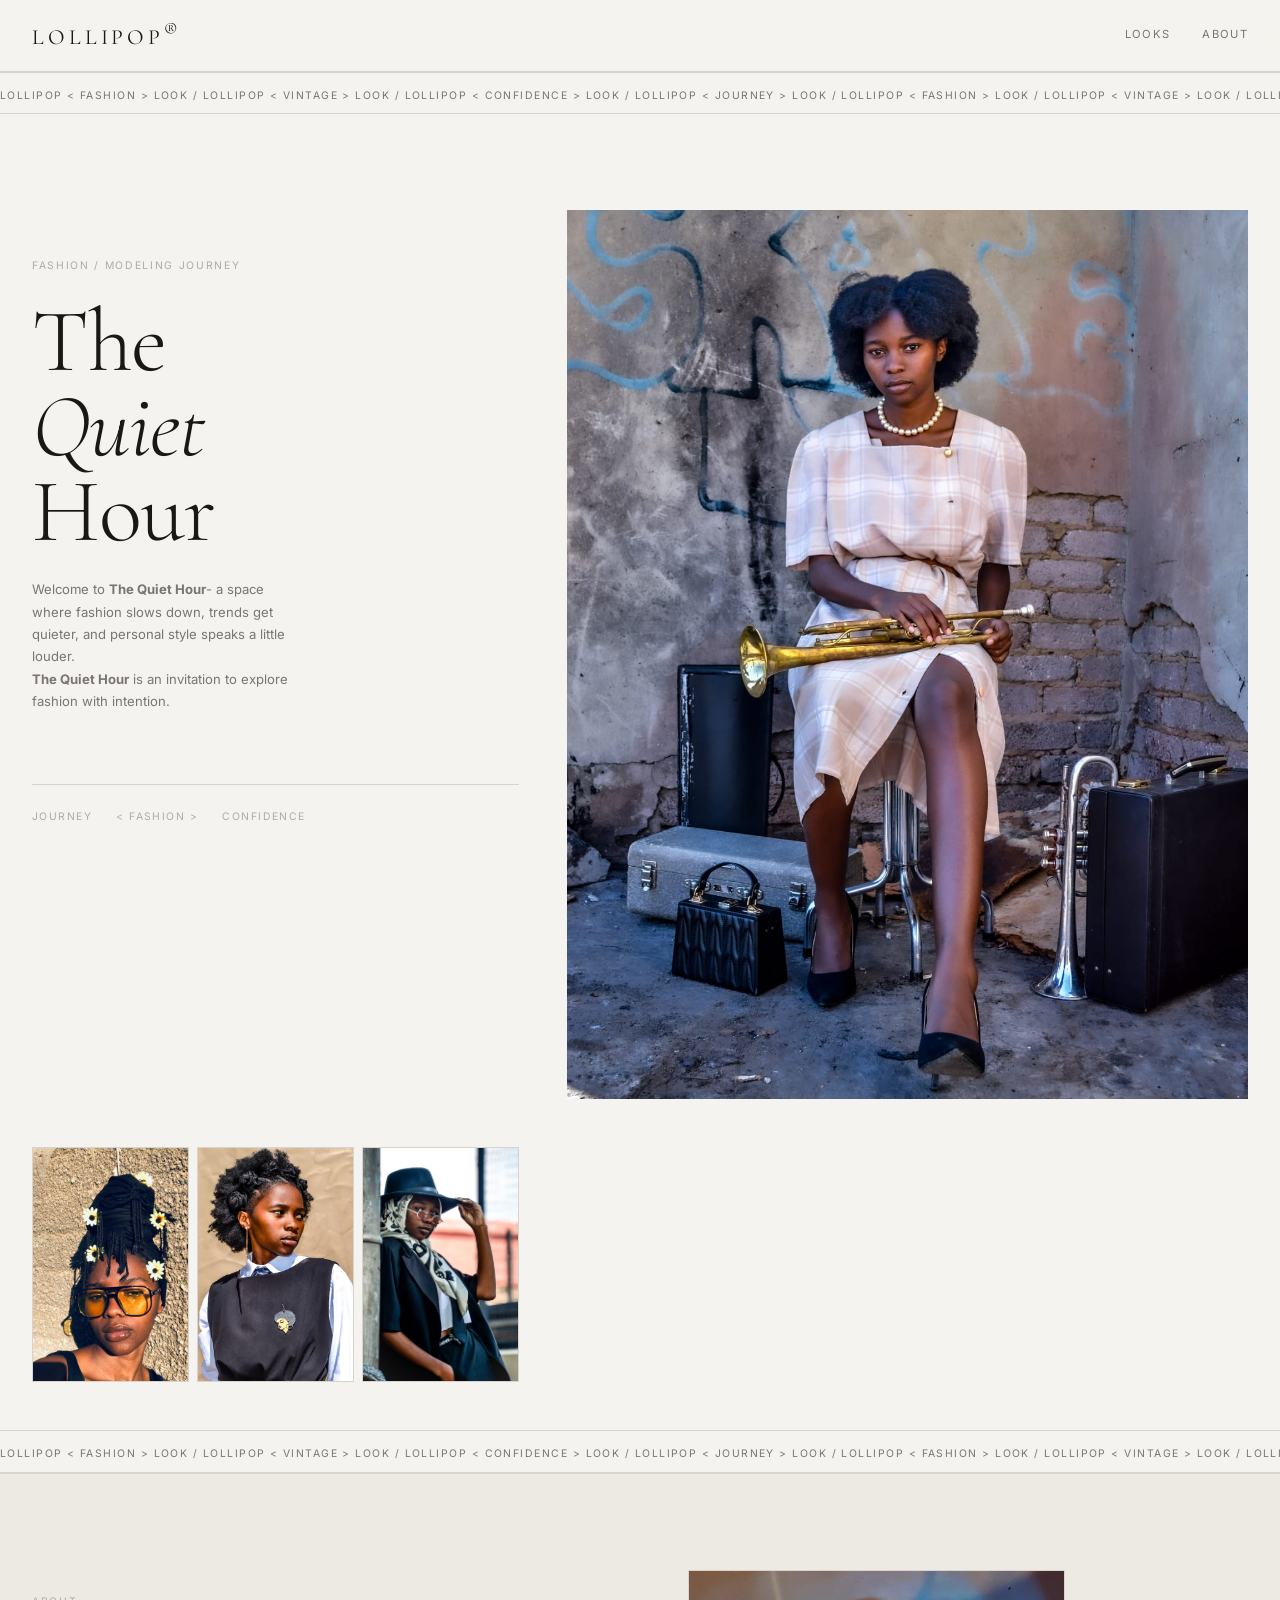
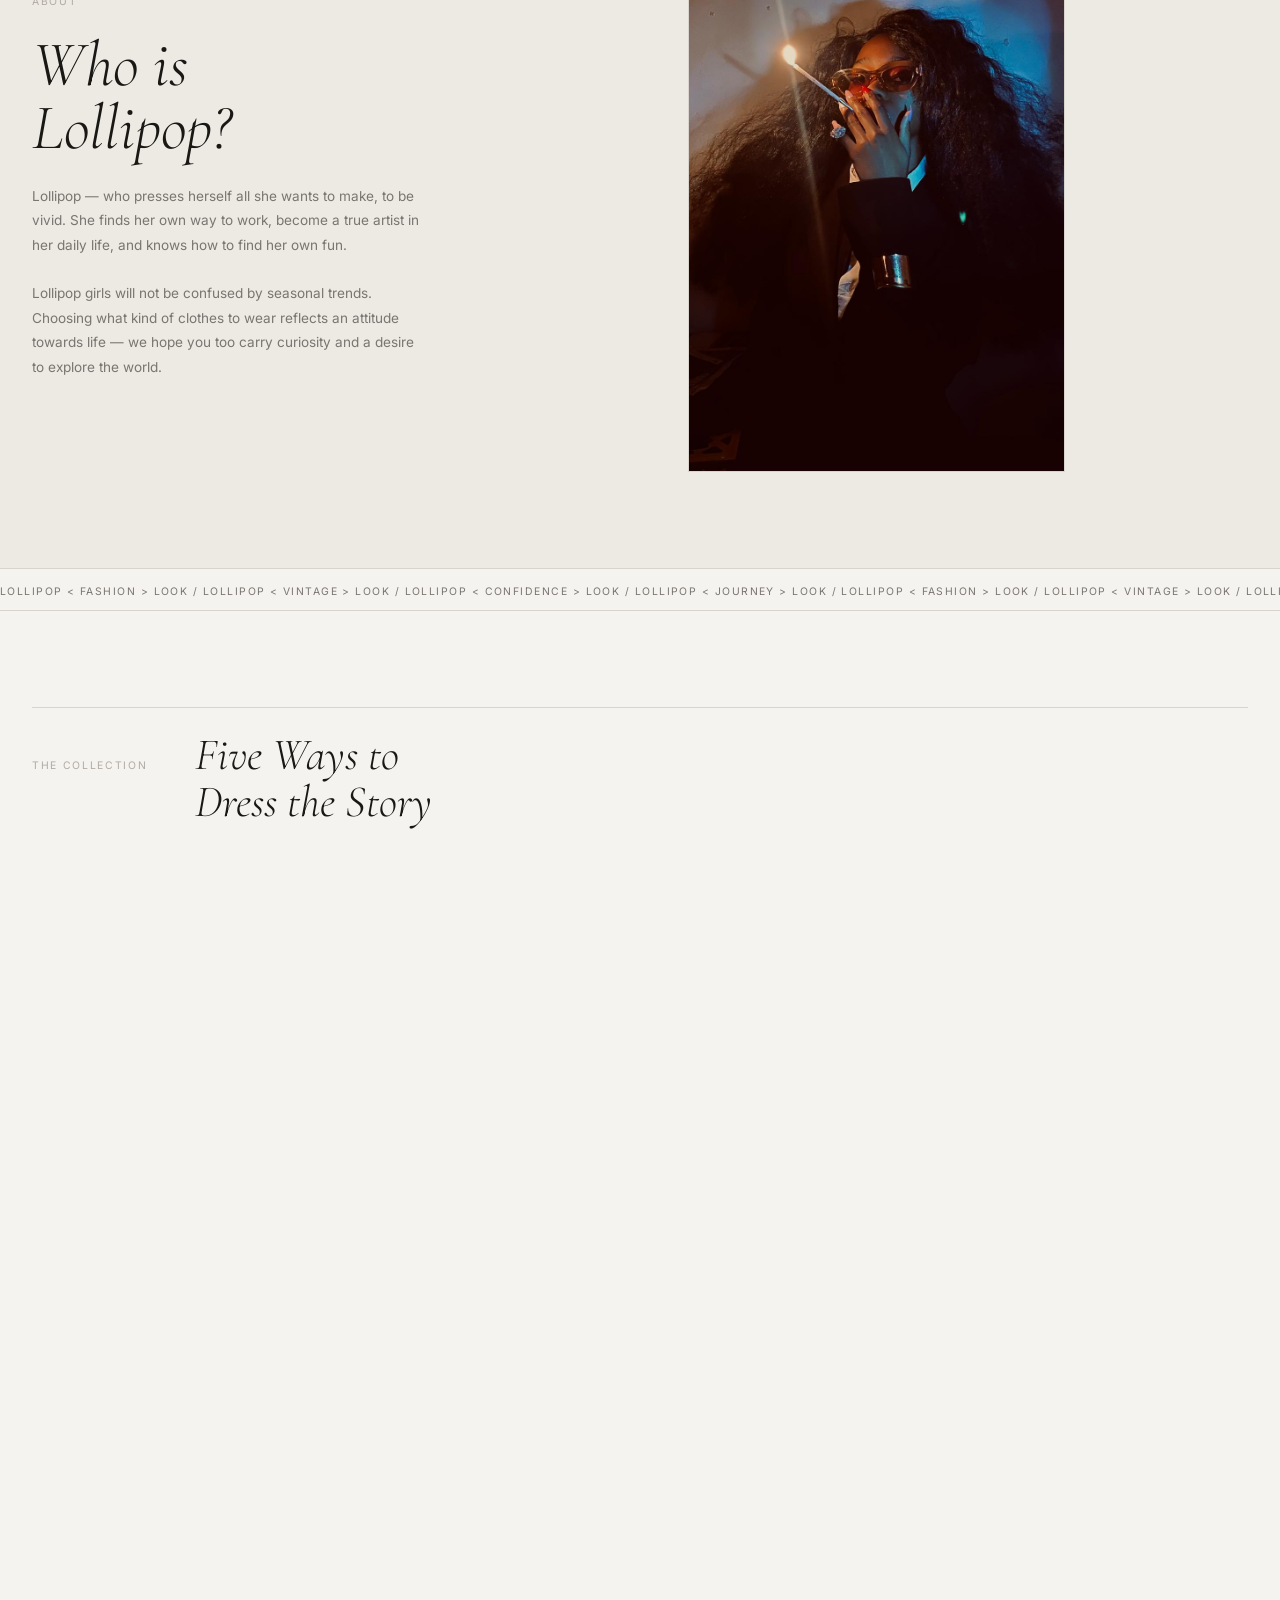
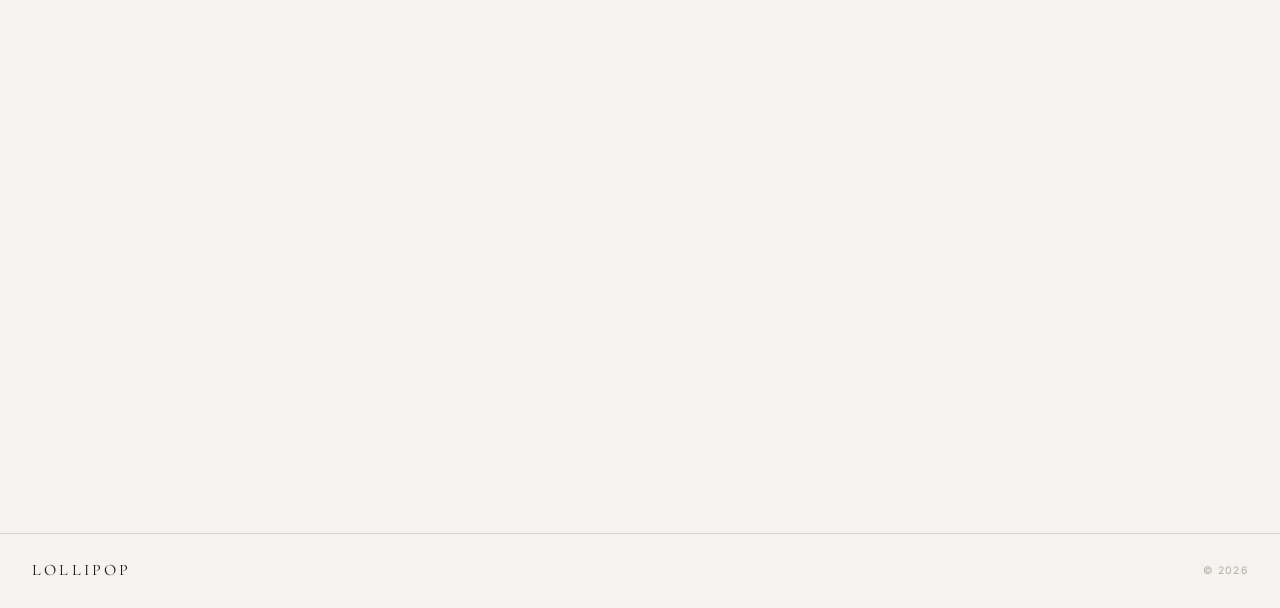
<file: index.html>
<!DOCTYPE html>
<html lang="en">
<head>
  <meta charset="UTF-8">
  <meta name="viewport" content="width=device-width, initial-scale=1.0">
  <title>Lollipop's Lookbook</title>
  <link rel="preconnect" href="https://fonts.googleapis.com">
  <link href="https://fonts.googleapis.com/css2?family=Cormorant+Garamond:ital,wght@0,300;0,400;0,600;1,300;1,400;1,600&family=Inter:wght@300;400;500&family=EB+Garamond:ital,wght@0,400;1,400&display=swap" rel="stylesheet">
  <link rel="stylesheet" href="./styles.css">
  <link rel="icon" type="image/x-icon" href="./assets/favicon.png">
</head>
<body>

  <!-- ───────────── HEADER ───────────── -->
  <header class="site-header">
    <div class="header-inner">
      <!--span class="film-logo">LOLLIPOP<sup>&reg;</sup></span-->
      <a href="#" class="logo">LOLLIPOP<sup>&reg;</sup></a>
      <nav class="site-nav">
        <a href="#looks">Looks</a>
        <a href="#about">About</a>
      </nav>
    </div>
  </header>

  <!-- ───────────── TICKER ───────────── -->
  <div class="ticker-wrap" aria-hidden="true">
    <div class="ticker-track">
      <span>LOLLIPOP &lt; FASHION &gt; LOOK /&nbsp;</span>
      <span>LOLLIPOP &lt; VINTAGE &gt; LOOK /&nbsp;</span>
      <span>LOLLIPOP &lt; CONFIDENCE &gt; LOOK /&nbsp;</span>
      <span>LOLLIPOP &lt; JOURNEY &gt; LOOK /&nbsp;</span>
      <span>LOLLIPOP &lt; FASHION &gt; LOOK /&nbsp;</span>
      <span>LOLLIPOP &lt; VINTAGE &gt; LOOK /&nbsp;</span>
      <span>LOLLIPOP &lt; CONFIDENCE &gt; LOOK /&nbsp;</span>
      <span>LOLLIPOP &lt; JOURNEY &gt; LOOK /&nbsp;</span>
      <span>LOLLIPOP &lt; FASHION &gt; LOOK /&nbsp;</span>
    </div>
  </div>

  <!-- ───────────── HERO ───────────── -->
  <section class="hero">
    <div class="hero-left">
      <p class="hero-eyebrow">Fashion / Modeling Journey</p>
      <h1 class="hero-title">The<br><em>Quiet</em><br>Hour</h1>
      <p class="hero-copy">
        Welcome to <strong>The Quiet Hour</strong>- a space where fashion slows down, trends get quieter, and personal style speaks a little louder. 
        <br>
        <strong>The Quiet Hour</strong> is an invitation to explore fashion with intention.
      </p>
      <div class="hero-meta-row">
        <span>JOURNEY</span>
        <span>&lt; FASHION &gt;</span>
        <span>CONFIDENCE</span>
      </div>
    </div>
    <div class="hero-right">
      <img src="./assets/HERO.jpg" alt="Hero photo of Lollipop" class="hero-img">
      </div>
      <!-- Smaller thumbnail strip -->
      <div class="hero-thumbs">
        <div class="hero-thumb img-placeholder"><img src="./assets/look1.jpg" alt="Look 1" class="img-responsive"></div>
        <div class="hero-thumb img-placeholder"><img src="./assets/look2.jpg" alt="Look 2" class="img-responsive"></div>
        <div class="hero-thumb img-placeholder"><img src="./assets/look3.jpg" alt="Look 3" class="img-responsive"></div>
      </div>
    </div>
  </section>

    <!-- ───────────── SECOND TICKER ───────────── -->
  <div class="ticker-wrap" aria-hidden="true">
    <div class="ticker-track">
      <span>LOLLIPOP &lt; FASHION &gt; LOOK /&nbsp;</span>
      <span>LOLLIPOP &lt; VINTAGE &gt; LOOK /&nbsp;</span>
      <span>LOLLIPOP &lt; CONFIDENCE &gt; LOOK /&nbsp;</span>
      <span>LOLLIPOP &lt; JOURNEY &gt; LOOK /&nbsp;</span>
      <span>LOLLIPOP &lt; FASHION &gt; LOOK /&nbsp;</span>
      <span>LOLLIPOP &lt; VINTAGE &gt; LOOK /&nbsp;</span>
      <span>LOLLIPOP &lt; CONFIDENCE &gt; LOOK /&nbsp;</span>
      <span>LOLLIPOP &lt; JOURNEY &gt; LOOK /&nbsp;</span>
      <span>LOLLIPOP &lt; FASHION &gt; LOOK /&nbsp;</span>
    </div>
  </div>

    <!-- ───────────── ABOUT ───────────── -->
  <section class="about-section" id="about">
    <div class="about-inner">
      <div class="about-text">
        <p class="section-label">About</p>
        <h2 class="about-title"><em>Who is<br>Lollipop?</em></h2>
        <p class="about-body">
          Lollipop — who presses herself all she wants to make, 
          to be vivid. She finds her own way to work, become 
          a true artist in her daily life, and knows how to find her own fun.
        </p>
        <p class="about-body">
          Lollipop girls will not be confused by seasonal trends. 
          Choosing what kind of clothes to wear reflects an attitude 
          towards life — we hope you too carry curiosity and a 
          desire to explore the world.
        </p>
      </div>
      <div class="about-img-stack">
        <div class="about-img-large img-placeholder">
          <img src="./assets/editorial.jpg" alt="Editorial photo of Lollipop" class="img-responsive">
          <span class="img-hint">Editorial photo</span>
        </div>
        <div class="about-img-small img-placeholder">
          <img src="./assets/detail.jpg" alt="Detail shot of Lollipop's outfit" class="img-responsive">
          <span class="img-hint">Detail shot</span>
        </div>
      </div>
    </div>
  </section>

    <!-- ───────────── THIRD TICKER ───────────── -->
  <div class="ticker-wrap" aria-hidden="true">
    <div class="ticker-track">
      <span>LOLLIPOP &lt; FASHION &gt; LOOK /&nbsp;</span>
      <span>LOLLIPOP &lt; VINTAGE &gt; LOOK /&nbsp;</span>
      <span>LOLLIPOP &lt; CONFIDENCE &gt; LOOK /&nbsp;</span>
      <span>LOLLIPOP &lt; JOURNEY &gt; LOOK /&nbsp;</span>
      <span>LOLLIPOP &lt; FASHION &gt; LOOK /&nbsp;</span>
      <span>LOLLIPOP &lt; VINTAGE &gt; LOOK /&nbsp;</span>
      <span>LOLLIPOP &lt; CONFIDENCE &gt; LOOK /&nbsp;</span>
      <span>LOLLIPOP &lt; JOURNEY &gt; LOOK /&nbsp;</span>
      <span>LOLLIPOP &lt; FASHION &gt; LOOK /&nbsp;</span>
    </div>
  </div>

  <!-- ───────────── SCATTERED LOOKS ───────────── -->
  <section class="looks-section" id="looks">

    <div class="looks-header">
      <p class="section-label">The Collection</p>
      <h2 class="section-title"><em>Five Ways to<br>Dress the Story</em></h2>
    </div>

    <!-- Scattered outfit grid -->
    <div class="scatter-grid">

      <article class="look-item look-1" data-num="1">
         <a href="./vintage.html" class="look-link">
        <div class="look-img img-placeholder">
          <img src="./assets/vintage.jpg" alt="Look 1" class="img-responsive">
          <span class="img-hint">Vintage look photo</span>
          <span class="look-overlay">Vintage</span>
        </div>
        <div class="look-caption">
          <span class="look-number">(1)</span>
          <span class="look-name">Vintage</span>
        </div>
      </a>
      </article>

      <article class="look-item look-2" data-num="2">
        <a href="./casual.html" class="look-link">
        <div class="look-img img-placeholder">
          <img src="./assets/Casual.jpg" alt="Look 2" class="img-responsive">
          <span class="img-hint">Casual look photo</span>
          <span class="look-overlay">Casual</span>
        </div>
        <div class="look-caption">
          <span class="look-number">(2)</span>
          <span class="look-name">Casual</span>
        </div>
        </a>
      </article>

      <article class="look-item look-3" data-num="3">
        <a href="./streetwear.html" class="look-link">
        <div class="look-img img-placeholder">
          <img src="./assets/Streetwear.jpg" alt="Look 3" class="img-responsive">
          <span class="img-hint">Streetwear photo</span>
          <span class="look-overlay">Streetwear</span>
        </div>
        <div class="look-caption">
          <span class="look-number">(3)</span>
          <span class="look-name">Streetwear</span>
        </div>
        </a>
      </article>

      <!-- Floating editorial quote in the middle of the grid -->
      <div class="scatter-quote">
        <p>
          "Have I not commanded you? Be strong and courageous. Do not be afraid; do not be discouraged, for the Lord your God will be with you wherever you go."
        </p>
        <span class="scatter-quote-meta">— Joshua 1:9</span>
      </div>

      <article class="look-item look-4" data-num="4">
        <a href="./formal.html" class="look-link">
        <div class="look-img img-placeholder">
          <img src="./assets/Formal.jpg" alt="Look 4" class="img-responsive">
          <span class="img-hint">Formal look photo</span>
          <span class="look-overlay">Formal</span>
        </div>
        <div class="look-caption">
          <span class="look-number">(4)</span>
          <span class="look-name">Formal</span>
        </div>
        </a>
      </article>

      <article class="look-item look-5" data-num="5">
        <a href="./evening.html" class="look-link">
        <div class="look-img img-placeholder">
          <img src="./assets/evening.jpg" alt="Look 5" class="img-responsive">
          <span class="img-hint">Evening look photo</span>
          <span class="look-overlay">Evening</span>
        </div>
        <div class="look-caption">
          <span class="look-number">(5)</span>
          <span class="look-name">Evening</span>
        </div>
        </a>
      </article>

    </div>
  </section>

  <!-- ───────────── FOOTER ───────────── -->
  <footer class="site-footer">
    <div class="footer-inner">
      <span class="footer-logo">LOLLIPOP</span>
      <!--span class="footer-meta">Spring / Summer 2026</span-->
      <span class="footer-copy">&copy; 2026</span>
    </div>
  </footer>

  <script src="script.js"></script>
</body>
</html>
</file>
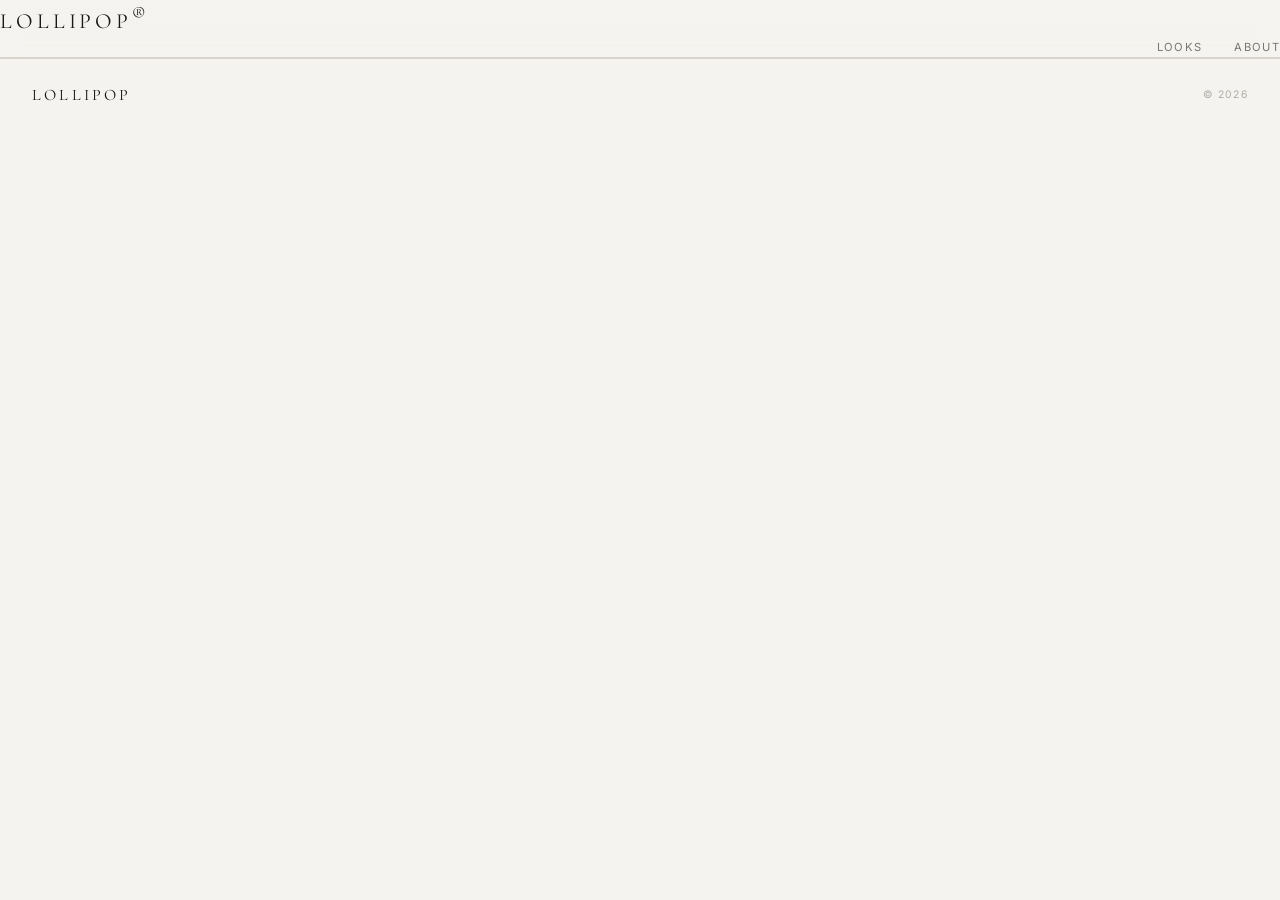
<file: evening.html>
<!DOCTYPE html>
<html lang="en">
<head>
  <meta charset="UTF-8">
  <meta name="viewport" content="width=device-width, initial-scale=1.0">
  <title>Lollipop's Lookbook</title>
  <link rel="preconnect" href="https://fonts.googleapis.com">
  <link href="https://fonts.googleapis.com/css2?family=Cormorant+Garamond:ital,wght@0,300;0,400;0,600;1,300;1,400;1,600&family=Inter:wght@300;400;500&family=EB+Garamond:ital,wght@0,400;1,400&display=swap" rel="stylesheet">
  <link rel="stylesheet" href="./styles.css">
  <link rel="icon" type="image/x-icon" href="./assets/favicon.png">
</head>
<body class="page-evening">

  <!-- ───────────── HEADER ───────────── -->
  <header class="site-header">
    <a href="#" class="logo">LOLLIPOP<sup>&reg;</sup></a>
    <nav class="site-nav">
      <a href="index.html#looks">LOOKS</a>
      <a href="index.html#about">ABOUT</a>
    </nav>
  </header>

  <!-- ───────────── FOOTER ───────────── -->
  <footer class="site-footer">
    <div class="footer-inner">
      <span class="footer-logo">LOLLIPOP</span>
      <!--span class="footer-meta">Spring / Summer 2026</span-->
      <span class="footer-copy">&copy; 2026</span>
    </div>
  </footer>

  <script src="script.js"></script>
</body>
</html>
</file>
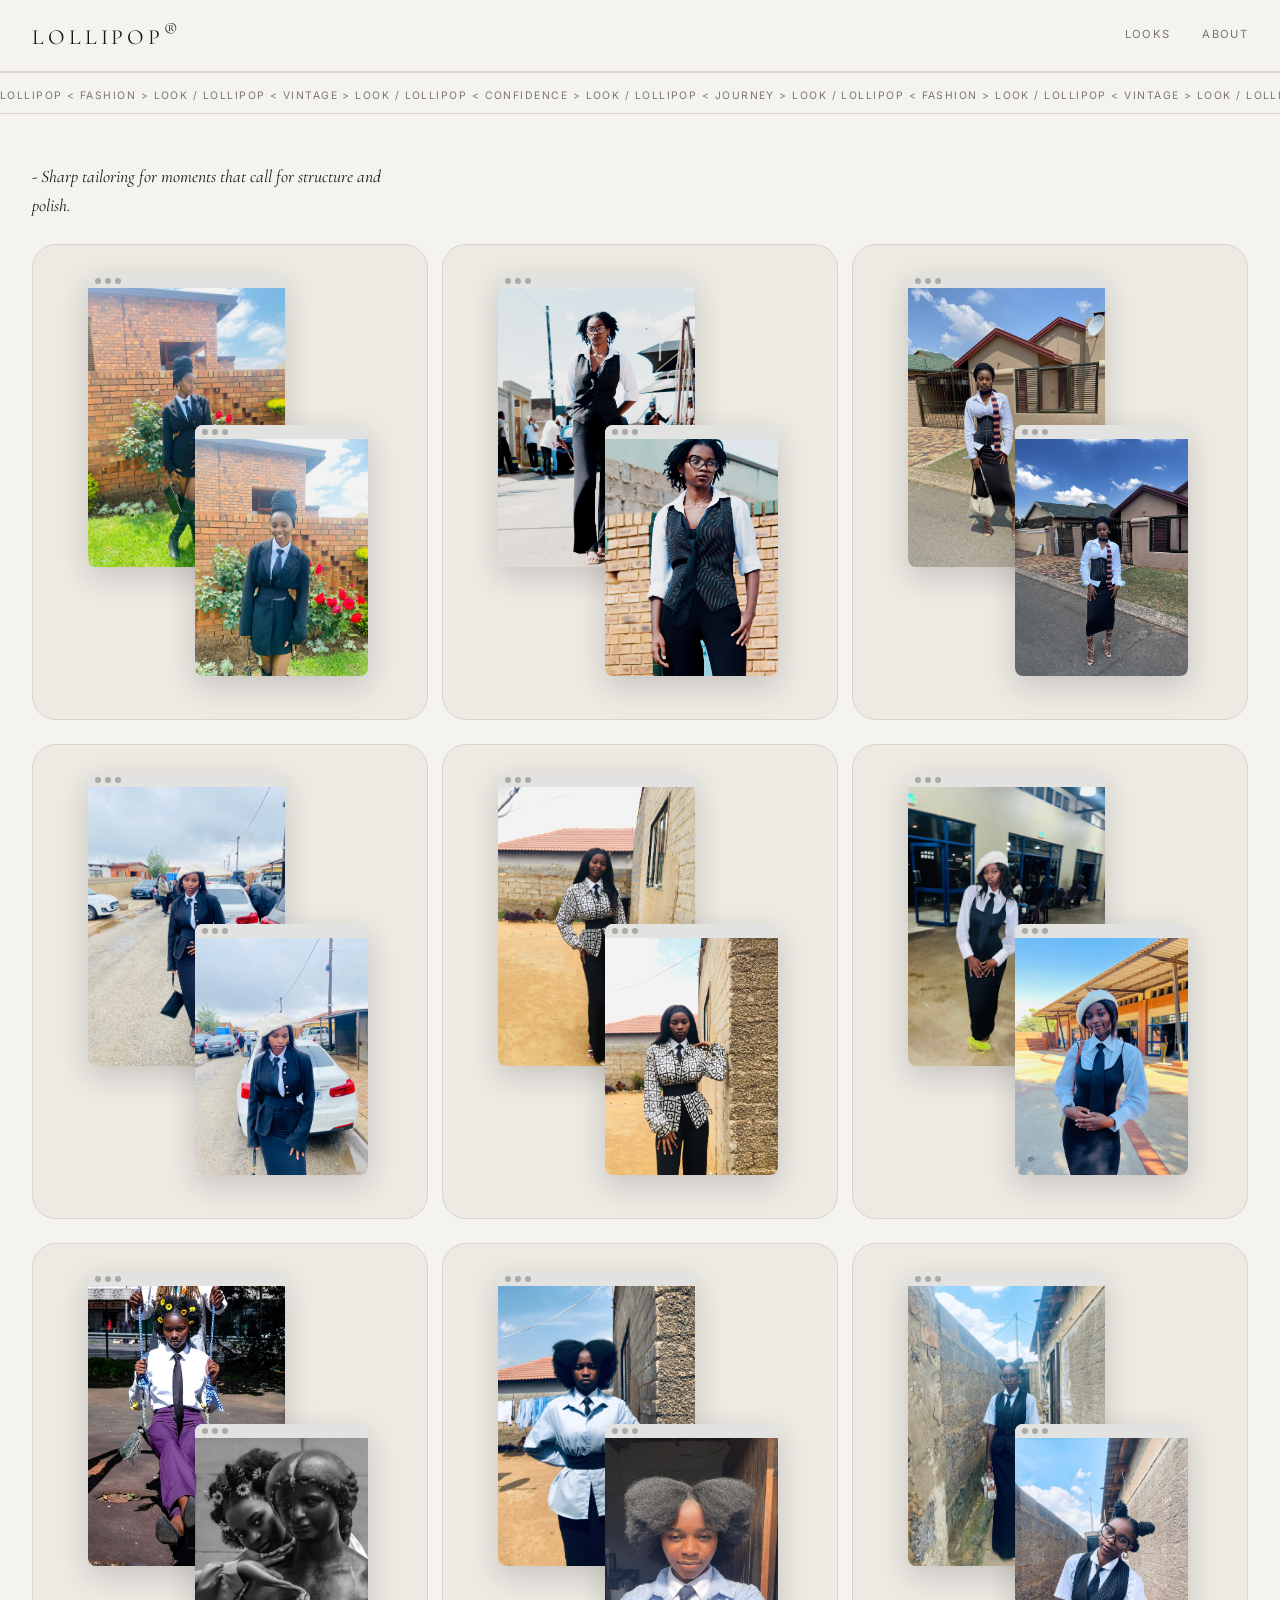
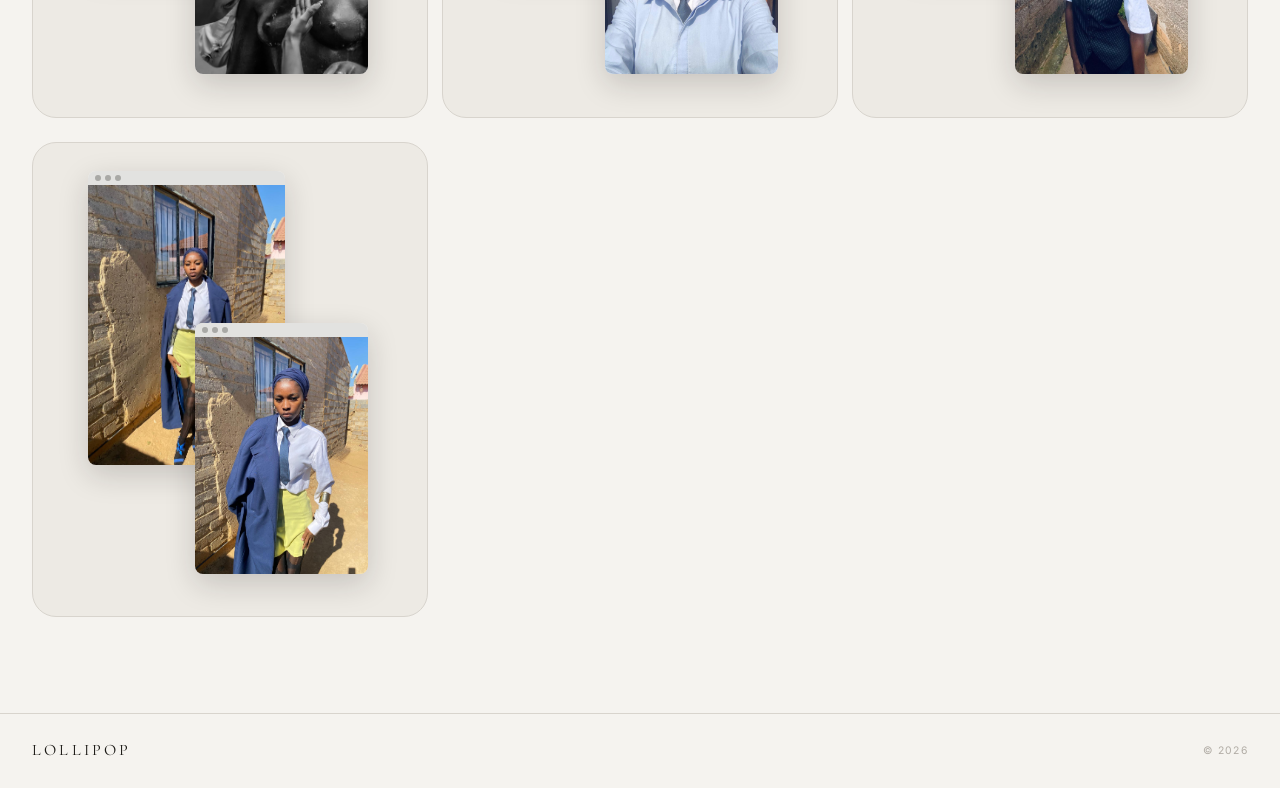
<file: formal.html>
<!DOCTYPE html>
<html lang="en">
<head>
  <meta charset="UTF-8">
  <meta name="viewport" content="width=device-width, initial-scale=1.0">
  <title>Lollipop's Lookbook</title>
  <link rel="preconnect" href="https://fonts.googleapis.com">
  <link href="https://fonts.googleapis.com/css2?family=Cormorant+Garamond:ital,wght@0,300;0,400;0,600;1,300;1,400;1,600&family=Inter:wght@300;400;500&family=EB+Garamond:ital,wght@0,400;1,400&display=swap" rel="stylesheet">
  <link rel="stylesheet" href="./styles.css">
  <link rel="icon" type="image/x-icon" href="./assets/favicon.png">
</head>
<body class="page-formal">

  <!-- ───────────── HEADER ───────────── -->
  <header class="site-header">
    <div class="header-inner">
      <a href="#" class="logo">LOLLIPOP<sup>&reg;</sup></a>
      <nav class="site-nav">
        <a href="index.html#looks">LOOKS</a>
        <a href="index.html#about">ABOUT</a>
        <!--a href="index.html#looks">CONTACT</a-->
      </nav>
    </div>
  </header>

 <!-- ───────────── TICKER ───────────── -->
  <div class="ticker-wrap" aria-hidden="true">
    <div class="ticker-track">
      <span>LOLLIPOP &lt; FASHION &gt; LOOK /&nbsp;</span>
      <span>LOLLIPOP &lt; VINTAGE &gt; LOOK /&nbsp;</span>
      <span>LOLLIPOP &lt; CONFIDENCE &gt; LOOK /&nbsp;</span>
      <span>LOLLIPOP &lt; JOURNEY &gt; LOOK /&nbsp;</span>
      <span>LOLLIPOP &lt; FASHION &gt; LOOK /&nbsp;</span>
      <span>LOLLIPOP &lt; VINTAGE &gt; LOOK /&nbsp;</span>
      <span>LOLLIPOP &lt; CONFIDENCE &gt; LOOK /&nbsp;</span>
      <span>LOLLIPOP &lt; JOURNEY &gt; LOOK /&nbsp;</span>
      <span>LOLLIPOP &lt; FASHION &gt; LOOK /&nbsp;</span>
    </div>
  </div>


    <!-- Floating editorial quote in the middle of the grid -->
      <div class="scatter-quote">
        <p>
          - Sharp tailoring for moments that call for structure and polish.
        </p>
      </div>

 <section class="formal-section">
    <div class="card-grid">

      <!-- cards go here -->
      <article class="look-card">

        <div class="window window-1">
          <div class="window-bar"><span></span><span></span><span></span></div>
          <img src="./assets/formal look 1-1.jpg" alt="Formal look 1">
        </div>

        <div class="window window-2">
          <div class="window-bar"><span></span><span></span><span></span></div>
          <img src="./assets/formal look 1-2.jpg" alt="Formal look 1, detail">
        </div>
      </article>

      <article class="look-card">
        <div class="window window-1">
          <div class="window-bar"><span></span><span></span><span></span></div>
          <img src="./assets/formal look 2-1.jpg" alt="Formal look 2">
        </div>
        <div class="window window-2">
          <div class="window-bar"><span></span><span></span><span></span></div>
          <img src="./assets/formal look 2-2.jpg" alt="Formal look 2, detail">
        </div>
      </article>

      <article class="look-card">
        <div class="window window-1">
          <div class="window-bar"><span></span><span></span><span></span></div>
          <img src="./assets/formal look 3-1.jpg" alt="Formal look 3">
        </div>
        <div class="window window-2">
          <div class="window-bar"><span></span><span></span><span></span></div>
          <img src="./assets/formal look 3-2.jpg" alt="Formal look 3, detail">
        </div>
      </article>

      <article class="look-card">
        <div class="window window-1">
          <div class="window-bar"><span></span><span></span><span></span></div>
          <img src="./assets/formal look 4-1.jpg" alt="Formal look 4">
        </div>
        <div class="window window-2">
          <div class="window-bar"><span></span><span></span><span></span></div>
          <img src="./assets/formal look 4-2.jpg" alt="Formal look 4, detail">
        </div>
      </article>

      <article class="look-card">
        <div class="window window-1">
          <div class="window-bar"><span></span><span></span><span></span></div>
          <img src="./assets/formal look 5-1.jpg" alt="Formal look 5">
        </div>
        <div class="window window-2">
          <div class="window-bar"><span></span><span></span><span></span></div>
          <img src="./assets/formal look 5-2.jpg" alt="Formal look 5, detail">
        </div>
      </article>

      <article class="look-card">
        <div class="window window-1">
          <div class="window-bar"><span></span><span></span><span></span></div>
          <img src="./assets/formal look 6-1.jpg" alt="Formal look 6">
        </div>
        <div class="window window-2">
          <div class="window-bar"><span></span><span></span><span></span></div>
          <img src="./assets/formal look 6-2.jpg" alt="Formal look 6, detail">
        </div>
      </article>

      <article class="look-card">
        <div class="window window-1">
          <div class="window-bar"><span></span><span></span><span></span></div>
          <img src="./assets/formal look 7-1.jpg" alt="Formal look 7">
        </div>
        <div class="window window-2">
          <div class="window-bar"><span></span><span></span><span></span></div>
          <img src="./assets/formal look 7-2.jpg" alt="Formal look 7, detail">
        </div>
      </article>

      <article class="look-card">
        <div class="window window-1">
          <div class="window-bar"><span></span><span></span><span></span></div>
          <img src="./assets/formal look 8-1.jpg" alt="Formal look 8">
        </div>
        <div class="window window-2">
          <div class="window-bar"><span></span><span></span><span></span></div>
          <img src="./assets/formal look 8-2.jpg" alt="Formal look 8, detail">
        </div>
      </article>

      <article class="look-card">
        <div class="window window-1">
          <div class="window-bar"><span></span><span></span><span></span></div>
          <img src="./assets/formal look 9-1.jpg" alt="Formal look 9">
        </div>
        <div class="window window-2">
          <div class="window-bar"><span></span><span></span><span></span></div>
          <img src="./assets/formal look 9-2.jpg" alt="Formal look 9, detail">
        </div>
      </article>

      <article class="look-card">
        <div class="window window-1">
          <div class="window-bar"><span></span><span></span><span></span></div>
          <img src="./assets/formal look 10-1.jpg" alt="Formal look 10">
        </div>
        <div class="window window-2">
          <div class="window-bar"><span></span><span></span><span></span></div>
          <img src="./assets/formal look 10-2.jpg" alt="Formal look 10, detail">
        </div>
      </article>
    </div>
  </section>


<!-- The main canvas holding the layout >
  <div class="lookbook-canvas">
    
    <-- Background / Largest Image Window ->
    <div class="window bg-window">
      <div class="window-bar">
        <div class="circles"><span></span><span></span><span></span></div>
      </div>
      <div class="window-content">
        <img src="./assets/formal 2.jpg" alt="Background macro detail view">
      </div>
    </div>

    <-- Top Left Window (Portrait Close-up) ->
    <div class="window window-top-left">
      <div class="window-bar">
        <div class="circles"><span></span><span></span><span></span></div>
      </div>
      <div class="window-content">
        <img src="./assets/formal 3.jpg" alt="Model portrait view">
      </div>
    </div>

    <-- Bottom Right Window (Full Length/Shoes) ->
    <div class="window window-bottom-right">
      <div class="window-bar">
        <div class="circles"><span></span><span></span><span></span></div>
      </div>
      <div class="window-content">
        <img src="./assets/formal 1.jpg" alt="Model full length view">
      </div>
    </div>

  </div-->

  <!-- ───────────── FOOTER ───────────── -->
  <footer class="site-footer">
    <div class="footer-inner">
      <span class="footer-logo">LOLLIPOP</span>
      <!--span class="footer-meta">Spring / Summer 2026</span-->
      <span class="footer-copy">&copy; 2026</span>
    </div>
  </footer>

  <script src="script.js"></script>
</body>
</html>
</file>
<file: styles.css>
/* ═══════════════════════════════════════════
   LOLLIPOP LOOKBOOK — MIAVIA-INSPIRED STYLES
   Spring / Summer 2026
═══════════════════════════════════════════ */

/* ─── Reset ─── */
*, *::before, *::after {
  box-sizing: border-box;
  margin: 0;
  padding: 0;
}

html { scroll-behavior: smooth; }

img { max-width: 100%; display: block; }

a { text-decoration: none; color: inherit; }

/* ─── Root Variables ─── */
:root {
  --bg:           #f5f3ef;       /* warm off-white */
  --bg-alt:       #edeae4;       /* slightly deeper off-white */
  --ink:          #1a1814;       /* near-black */
  --ink-muted:    #7a7570;       /* warm grey */
  --ink-light:    #b0aba4;       /* lighter grey */
  --border:       #d8d4cd;

  --font-display: 'Cormorant Garamond', 'EB Garamond', Georgia, serif;
  --font-body:    'Inter', system-ui, sans-serif;

  --sp-xs:  0.5rem;
  --sp-sm:  0.875rem;
  --sp-md:  1.5rem;
  --sp-lg:  3rem;
  --sp-xl:  6rem;

  --max-w: 1280px;
}

/* ─── Base ─── */
body {
  background-color: var(--bg);
  color: var(--ink);
  font-family: var(--font-body);
  font-size: 0.9rem;
  line-height: 1.6;
  overflow-x: hidden;
}

/* ══════════════════════════════════════════
   HEADER
══════════════════════════════════════════ */
.site-header {
  position: sticky;
  top: 0;
  z-index: 100;
  background-color: rgba(245, 243, 239, 0.92);
  backdrop-filter: blur(10px);
  -webkit-backdrop-filter: blur(10px);
  border-bottom: 1px solid var(--border);
}

.header-inner {
  max-width: var(--max-w);
  margin: 0 auto;
  padding: 1rem 2rem;
  display: flex;
  align-items: center;
  justify-content: space-between;
}

.header-meta {
  font-family: var(--font-body);
  font-size: 0.7rem;
  letter-spacing: 0.12em;
  color: var(--ink-light);
  text-transform: uppercase;
  min-width: 4ch;
}

.logo {
  font-family: var(--font-display);
  font-size: 1.35rem;
  font-weight: 400;
  letter-spacing: 0.18em;
  text-transform: uppercase;
  color: var(--ink);
}

.site-nav {
  display: flex;
  gap: 2rem;
  min-width: 4ch;
  justify-content: flex-end;
}

.site-nav a {
  font-size: 0.7rem;
  letter-spacing: 0.12em;
  text-transform: uppercase;
  color: var(--ink-muted);
  transition: color 0.2s;
}

.site-nav a:hover { color: var(--ink); }

/* ══════════════════════════════════════════
   TICKER
══════════════════════════════════════════ */
.ticker-wrap {
  overflow: hidden;
  white-space: nowrap;
  border-top: 1px solid var(--border);
  border-bottom: 1px solid var(--border);
  padding: 0.55rem 0;
  background: var(--bg);
}

.ticker-wrap.ticker-dark {
  background: var(--ink);
  border-color: var(--ink);
}

.ticker-track {
  display: inline-flex;
  animation: ticker-scroll 22s linear infinite;
}

.ticker-track span {
  font-size: 0.65rem;
  letter-spacing: 0.14em;
  text-transform: uppercase;
  color: var(--ink-muted);
  padding-right: 0; /* spacing handled by &nbsp; in HTML */
}

.ticker-dark .ticker-track span {
  color: rgba(245, 243, 239, 0.45);
}

@keyframes ticker-scroll {
  0%   { transform: translateX(0); }
  100% { transform: translateX(-50%); }
}

/* ══════════════════════════════════════════
   HERO
══════════════════════════════════════════ */
.hero {
  max-width: var(--max-w);
  margin: 0 auto;
  padding: var(--sp-xl) 2rem var(--sp-lg);
  display: grid;
  grid-template-columns: 1fr 1.4fr;
  gap: var(--sp-lg);
  align-items: start;
}

/* Left column */
.hero-left {
  display: flex;
  flex-direction: column;
  gap: var(--sp-md);
  padding-top: var(--sp-lg);
}

.hero-eyebrow {
  font-size: 0.65rem;
  letter-spacing: 0.16em;
  text-transform: uppercase;
  color: var(--ink-light);
}

.hero-title {
  font-family: var(--font-display);
  font-weight: 300;
  font-size: clamp(3.5rem, 7vw, 6.5rem);
  line-height: 0.95;
  letter-spacing: -0.01em;
  color: var(--ink);
}

.hero-title em {
  font-style: italic;
  font-weight: 300;
}

.hero-copy {
  font-size: 0.82rem;
  color: var(--ink-muted);
  line-height: 1.7;
  max-width: 34ch;
}

.hero-meta-row {
  display: flex;
  gap: var(--sp-md);
  font-size: 0.65rem;
  letter-spacing: 0.14em;
  text-transform: uppercase;
  color: var(--ink-light);
  margin-top: var(--sp-lg);
  border-top: 1px solid var(--border);
  padding-top: var(--sp-md);
}

/* Right column */
.hero-right {
  display: flex;
  flex-direction: column;
  gap: var(--sp-sm);
}

.hero-img-main {
  width: 100%;
  aspect-ratio: 3 / 4;
}

.hero-thumbs {
  display: grid;
  grid-template-columns: repeat(3, 1fr);
  gap: var(--sp-xs);
}

.hero-thumb {
  aspect-ratio: 2 / 3;
}

/* ══════════════════════════════════════════
   IMAGE PLACEHOLDER (swap out for real imgs)
══════════════════════════════════════════ */
.img-placeholder {
  background-color: var(--bg-alt);
  border: 1px solid var(--border);
  display: flex;
  align-items: center;
  justify-content: center;
  overflow: hidden;
  position: relative;
}

.img-placeholder img {
  width: 100%;
  height: 100%;
  object-fit: cover;
  display: block;
}

.img-hint {
  font-size: 0.62rem;
  letter-spacing: 0.1em;
  text-transform: uppercase;
  color: var(--ink-light);
  user-select: none;
  pointer-events: none;
  /* hide hint when a real img is present */
  position: absolute;
}

/* Hide hint text once an <img> child is loaded */
.img-placeholder:has(img) .img-hint { display: none; }

/* ══════════════════════════════════════════
   LOOKS SECTION
══════════════════════════════════════════ */
.looks-section {
  max-width: var(--max-w);
  margin: 0 auto;
  padding: var(--sp-xl) 2rem;
}

.looks-header {
  display: flex;
  align-items: baseline;
  gap: var(--sp-lg);
  margin-bottom: var(--sp-xl);
  border-top: 1px solid var(--border);
  padding-top: var(--sp-md);
}

.section-label {
  font-size: 0.65rem;
  letter-spacing: 0.16em;
  text-transform: uppercase;
  color: var(--ink-light);
  flex-shrink: 0;
}

.section-title {
  font-family: var(--font-display);
  font-weight: 300;
  font-size: clamp(1.6rem, 3.5vw, 2.8rem);
  line-height: 1.05;
  color: var(--ink);
}

.section-title em { font-style: italic; }

/* ─── Scatter Grid ─── */
/*
  Each look is positioned on a CSS grid.
  We use named grid lines / explicit placement
  to recreate that loose, editorial collage feel.
  Column count: 12 soft columns
*/
.scatter-grid {
  display: grid;
  grid-template-columns: repeat(12, 1fr);
  grid-auto-rows: minmax(60px, auto);
  gap: var(--sp-sm);
  position: relative;
}

/* ─── Individual look items ─── */
.look-item {
  display: flex;
  flex-direction: column;
  gap: var(--sp-xs);
}

.look-link {
  display: flex;
  flex-direction: column;
  gap: var(--sp-xs);
}

.look-overlay {
  position: absolute;
  inset: 0;
  background-color: rgba(26, 24, 20, 0.55); /* dark tint using your --ink color */
  color: #f5f3ef; /* your --bg color, for contrast against the dark tint */
  display: flex;
  align-items: center;
  justify-content: center;
  font-family: var(--font-display);
  font-style: italic;
  font-size: 1.1rem;
  letter-spacing: 0.04em;
  opacity: 0;
  transition: opacity 0.3s ease;
  pointer-events: none;
}

.look-link:hover .look-overlay {
  opacity: 1;
}

.look-img {
  width: 100%;
  aspect-ratio: 2 / 3;
}

.look-caption {
  display: flex;
  align-items: baseline;
  gap: 0.4rem;
}

.look-number {
  font-family: var(--font-display);
  font-style: italic;
  font-size: 0.8rem;
  color: var(--ink-muted);
}

.look-name {
  font-family: var(--font-display);
  font-size: 1rem;
  letter-spacing: 0.04em;
  color: var(--ink);
}

/* ─── Scattered placements (desktop) ─── */
/* Look 1 — tall, left side */
.look-1 {
  grid-column: 1 / 4;
  grid-row: 1 / 4;
  align-self: start;
  margin-top: 2rem;
}

/* Look 2 — mid-left, slightly lower */
.look-2 {
  grid-column: 4 / 7;
  grid-row: 2 / 5;
  align-self: start;
  margin-top: 4rem;
}

/* Look 3 — centre, high */
.look-3 {
  grid-column: 7 / 10;
  grid-row: 1 / 3;
  align-self: start;
}

/* Editorial quote — floats in the lower-centre space */
.scatter-quote {
  grid-column: 4 / 8;
  grid-row: 5 / 7;
  display: flex;
  flex-direction: column;
  justify-content: center;
  gap: var(--sp-sm);
  padding: var(--sp-md) 0;
  color: var(--ink);
}

.scatter-quote p {
  font-family: var(--font-display);
  font-style: italic;
  font-size: clamp(0.85rem, 1.4vw, 1.1rem);
  line-height: 1.65;
  color: f2f1e9; /* slightly lighter than --ink for contrast */
}

.scatter-quote-meta {
  font-size: 0.62rem;
  letter-spacing: 0.12em;
  text-transform: uppercase;
  color: var(--ink-light);
}

/* Look 4 — right-centre */
.look-4 {
  grid-column: 9 / 12;
  grid-row: 2 / 5;
  align-self: start;
  margin-top: 2.5rem;
}

/* Look 5 — far right, anchored low */
.look-5 {
  grid-column: 10 / 13;
  grid-row: 4 / 7;
  align-self: end;
}

/* ══════════════════════════════════════════
   ABOUT SECTION
══════════════════════════════════════════ */
.about-section {
  background-color: var(--bg-alt);
  border-top: 1px solid var(--border);
  padding: var(--sp-xl) 2rem;
}

.about-inner {
  max-width: var(--max-w);
  margin: 0 auto;
  display: grid;
  grid-template-columns: 1fr 1fr;
  gap: var(--sp-xl);
  align-items: start;
}

.about-text {
  display: flex;
  flex-direction: column;
  gap: var(--sp-md);
  padding-top: var(--sp-md);
}

.about-title {
  font-family: var(--font-display);
  font-weight: 300;
  font-size: clamp(2.5rem, 5vw, 4.5rem);
  line-height: 0.98;
}

.about-title em { font-style: italic; }

.about-body {
  font-size: 0.85rem;
  color: var(--ink-muted);
  line-height: 1.8;
  max-width: 44ch;
}

.about-img-stack {
  display: grid;
  grid-template-columns: 1fr 0.45fr;
  grid-template-rows: auto;
  gap: var(--sp-sm);
  align-items: end;
}

.about-img-large {
  aspect-ratio: 3 / 4;
  grid-column: 1;
  grid-row: 1;
}

.about-img-small {
  aspect-ratio: 2 / 3;
  grid-column: 2;
  grid-row: 1;
  align-self: end;
  margin-bottom: var(--sp-md);
}

/* ══════════════════════════════════════════
   FOOTER
══════════════════════════════════════════ */
.site-footer {
  border-top: 1px solid var(--border);
  background: var(--bg);
  padding: var(--sp-md) 2rem;
}

.footer-inner {
  max-width: var(--max-w);
  margin: 0 auto;
  display: flex;
  align-items: center;
  justify-content: space-between;
}

.footer-logo {
  font-family: var(--font-display);
  font-size: 1rem;
  letter-spacing: 0.2em;
  text-transform: uppercase;
  color: var(--ink);
}

.footer-meta,
.footer-copy {
  font-size: 0.65rem;
  letter-spacing: 0.12em;
  text-transform: uppercase;
  color: var(--ink-light);
}

/* ══════════════════════════════════════════
   RESPONSIVE
══════════════════════════════════════════ */

/* Tablet */
@media (max-width: 960px) {
  .hero {
    grid-template-columns: 1fr;
    padding-top: var(--sp-lg);
  }

  .hero-left { padding-top: 0; }

  .hero-title { font-size: clamp(3rem, 10vw, 5rem); }

  /* Flatten scattered grid to 2-column */
  .scatter-grid {
    grid-template-columns: 1fr 1fr;
    grid-auto-rows: auto;
    gap: var(--sp-md);
  }

  .look-1, .look-2, .look-3, .look-4, .look-5 {
    grid-column: auto;
    grid-row: auto;
    margin-top: 0;
    align-self: auto;
  }

  .scatter-quote {
    grid-column: 1 / -1;
    grid-row: auto;
  }

  .about-inner {
    grid-template-columns: 1fr;
    gap: var(--sp-lg);
  }
}

/* ══════════════════════════════════════════
   CATEGORY PAGE
══════════════════════════════════════════ */
.category-hero {
  max-width: var(--max-w);
  margin: 0 auto;
  padding: var(--sp-xl) 2rem var(--sp-lg);
}
.back-link {
  display: inline-block;
  font-size: 0.7rem;
  letter-spacing: 0.1em;
  text-transform: uppercase;
  color: var(--ink-muted);
  margin-bottom: var(--sp-lg);
  transition: color 0.2s;
}
.back-link:hover { color: var(--ink); }
.category-title {
  font-family: var(--font-display);
  font-weight: 300;
  font-style: italic;
  font-size: clamp(3rem, 6vw, 5rem);
  margin-bottom: var(--sp-sm);
}
.category-copy {
  color: var(--ink-muted);
  max-width: 50ch;
  font-size: 0.9rem;
}

/* Polaroid photo grid */
.polaroid-section {
  max-width: var(--max-w);
  margin: 0 auto;
  padding: 0 2rem var(--sp-xl);
}
.polaroid-grid {
  display: grid;
  grid-template-columns: repeat(3, 1fr);
  gap: var(--sp-lg) var(--sp-md);
}
.polaroid-card {
  background: #fff;
  padding: var(--sp-sm) var(--sp-sm) var(--sp-md);
  box-shadow: 0 12px 28px rgba(26, 24, 20, 0.15);
  position: relative;
  cursor: pointer;
  transition: transform 0.25s ease;
}
.polaroid-card:nth-child(3n+1) { transform: rotate(-1.5deg); }
.polaroid-card:nth-child(3n+2) { transform: rotate(1deg); }
.polaroid-card:nth-child(3n)   { transform: rotate(-0.8deg); }
.polaroid-card:hover {
  transform: rotate(0deg) scale(1.03);
  z-index: 2;
}
.polaroid-clip {
  position: absolute;
  top: -16px;
  left: 50%;
  transform: translateX(-50%) rotate(-6deg);
  font-size: 1.7rem;
  filter: drop-shadow(0 2px 2px rgba(0,0,0,0.25));
  pointer-events: none;
}
.polaroid-photo {
  width: 100%;
  aspect-ratio: 3 / 4;
  background: var(--bg-alt);
  overflow: hidden;
}
.polaroid-photo img {
  width: 100%;
  height: 100%;
  object-fit: cover;
}

/* Lightbox overlay (category pages) */
.lookbook-overlay {
  position: fixed;
  inset: 0;
  background: rgba(26, 24, 20, 0.92);
  display: flex;
  align-items: center;
  justify-content: center;
  opacity: 0;
  visibility: hidden;
  transition: opacity 0.25s ease, visibility 0.25s ease;
  z-index: 200;
}
.lookbook-overlay.is-open { opacity: 1; visibility: visible; }
.overlay-content {
  max-width: 420px;
  padding: var(--sp-lg);
  display: flex;
  flex-direction: column;
  align-items: center;
  gap: var(--sp-md);
}
.overlay-image {
  width: 100%;
  aspect-ratio: 3 / 4;
  background: var(--bg-alt);
  overflow: hidden;
}
.overlay-image img { width: 100%; height: 100%; object-fit: cover; }
.overlay-name {
  font-family: var(--font-display);
  font-style: italic;
  font-size: 1.8rem;
  color: var(--bg);
}
.overlay-close {
  position: absolute;
  top: var(--sp-lg);
  right: var(--sp-lg);
  background: none;
  border: none;
  color: var(--bg);
  font-size: 2rem;
  cursor: pointer;
}

@media (max-width: 960px) {
  .polaroid-grid { grid-template-columns: repeat(2, 1fr); }
}
@media (max-width: 560px) {
  .polaroid-grid { grid-template-columns: 1fr; }
}

/* Mobile */
@media (max-width: 560px) {
  .header-meta { display: none; }

  .hero { padding: var(--sp-lg) 1rem; }

  .looks-section { padding: var(--sp-lg) 1rem; }

  .looks-header { flex-direction: column; gap: var(--sp-sm); }

  .scatter-grid {
    grid-template-columns: 1fr;
    gap: var(--sp-md);
  }

  .scatter-quote { padding: var(--sp-sm) 0; }

  .about-section { padding: var(--sp-lg) 1rem; }

  .about-img-stack {
    grid-template-columns: 1fr 0.5fr;
  }

  .footer-inner { flex-direction: column; gap: var(--sp-sm); text-align: center; }
}


/* ══════════════════════════════════════════
   PAGE: VINTAGE  (body class: vintage-body)
══════════════════════════════════════════ */

.vintage-body {
  height: 100vh;
  overflow: hidden;
  display: flex;
  flex-direction: column;
  background: #fdfdfb;
}

/* ─── Header ─── */
.film-header {
  display: flex;
  align-items: center;
  justify-content: space-between;
  padding: 1.5rem 2rem;
  flex-shrink: 0;
}

.film-logo {
  font-family: var(--font-display);
  font-size: 1.1rem;
  font-weight: 600;
  letter-spacing: 0.05em;
  color: var(--ink);
}

.film-title {
  display: flex;
  flex-direction: column;
  align-items: center;
  text-align: center;
}

.film-title-main {
  font-family: 'IBM Plex Mono', monospace;
  font-size: 0.75rem;
  letter-spacing: 0.1em;
  font-weight: 500;
  color: var(--ink);
}

.film-title-sub {
  font-family: 'IBM Plex Mono', monospace;
  font-size: 0.7rem;
  letter-spacing: 0.08em;
  color: var(--ink-light);
  margin-top: 0.2rem;
}

.film-nav {
  display: flex;
  gap: 1.5rem;
}

.film-nav a {
  font-family: 'IBM Plex Mono', monospace;
  font-size: 0.7rem;
  letter-spacing: 0.08em;
  color: var(--ink-light);
  transition: color 0.2s;
}

.film-nav a:hover { color: var(--ink); }

/* ─── Filmstrip ─── */
.filmstrip-viewport {
  flex: 1;
  overflow-x: auto;
  overflow-y: hidden;
  scrollbar-width: none;
  cursor: default;
  position: relative;
}

.filmstrip-viewport::-webkit-scrollbar { display: none; }

.filmstrip-viewport.is-dragging { cursor: grabbing; }

.filmstrip-track {
  display: flex;
  height: 100%;
  width: max-content;
}

.frame {
  position: relative;
  height: 100%;
  flex: 0 0 auto;
  border-right: 1px solid var(--border);
}

.frame img {
  height: 100%;
  width: auto;
  display: block;
  object-fit: cover;
  user-select: none;
  -webkit-user-drag: none;
}

.frame-zoom-label {
  position: absolute;
  top: 50%;
  left: 50%;
  transform: translate(-50%, -50%);
  background: rgba(26, 24, 20, 0.85);
  color: #fff;
  font-family: 'IBM Plex Mono', monospace;
  font-size: 0.7rem;
  letter-spacing: 0.1em;
  padding: 0.5rem 1rem;
  border: 1px dashed rgba(255, 255, 255, 0.6);
  opacity: 0;
  transition: opacity 0.2s ease;
  pointer-events: none;
  white-space: nowrap;
}

.vintage-body.zoom-on .frame:hover .frame-zoom-label {
  opacity: 1;
}

.vintage-body.zoom-on .frame:hover {
  cursor: zoom-in;
}

/* ─── Status bar ─── */
.status-bar {
  flex-shrink: 0;
  display: flex;
  align-items: center;
  justify-content: space-between;
  padding: 0.9rem 2rem;
  font-family: 'IBM Plex Mono', monospace;
  font-size: 0.68rem;
  letter-spacing: 0.08em;
  border-top: 1px solid var(--border);
}

.status-item {
  color: var(--ink-light);
  cursor: pointer;
  user-select: none;
  transition: color 0.2s;
}

.status-item span { color: var(--ink); }

.status-item:hover { color: var(--ink); }

.status-right {
  display: flex;
  gap: 1.5rem;
}

.frame-counter {
  display: flex;
  flex-direction: column;
  align-items: center;
  line-height: 1.3;
}

#frameCurrent {
  color: var(--ink);
  border-bottom: 1px solid var(--ink);
  padding-bottom: 0.15rem;
}

#frameTotal { color: var(--ink-light); }

/* ─── Ruler / scrub bar ─── */
.ruler-wrap {
  position: relative;
  flex-shrink: 0;
  height: 34px;
  border-top: 1px solid var(--border);
  background-image: repeating-linear-gradient(
    to right,
    var(--border) 0,
    var(--border) 1px,
    transparent 1px,
    transparent 24px
  );
}

.ruler-indicator {
  position: absolute;
  top: -6px;
  left: 0;
  width: 0;
  height: 0;
  border-left: 6px solid transparent;
  border-right: 6px solid transparent;
  border-top: 8px solid #c0392b;
  transform: translateX(-50%);
}

/* ─── Zoom lightbox ─── */
.frame-lightbox {
  position: fixed;
  inset: 0;
  background: rgba(0, 0, 0, 0.95);
  display: flex;
  align-items: center;
  justify-content: center;
  opacity: 0;
  visibility: hidden;
  transition: opacity 0.25s ease, visibility 0.25s ease;
  z-index: 300;
}

.frame-lightbox.is-open {
  opacity: 1;
  visibility: visible;
}

.frame-lightbox img {
  max-height: 90vh;
  max-width: 90vw;
  object-fit: contain;
}

.frame-lightbox-close {
  position: absolute;
  top: 1.5rem;
  right: 2rem;
  background: none;
  border: none;
  color: #fff;
  font-size: 2rem;
  cursor: pointer;
}

/* ─── Responsive ─── */
@media (max-width: 720px) {
  .film-header {
    padding: 1rem;
  }
  .film-nav {
    gap: 0.75rem;
  }
  .film-nav a {
    font-size: 0.6rem;
  }
  .status-bar {
    padding: 0.75rem 1rem;
    font-size: 0.6rem;
  }
  .status-right {
    gap: 0.75rem;
  }
}


/* ══════════════════════════════════════════
   PAGE: CASUAL  (body class: page-casual)
══════════════════════════════════════════ */

.page-casual {
  background: #f5f3ef;
  font-family: Arial, sans-serif;
}

.gallery {
    width: 90vw;
    max-width: 1036px;
    margin: 5px auto 0;

    display: grid;
    grid-template-columns: repeat(5, 1fr);
}

.gallery img {
    width: 100%;
    aspect-ratio: 1 / 1.35;

    object-fit: cover;
    display: block;

    cursor: zoom-in;

    transition: opacity 0.2s ease;
}

.gallery img:hover {
    opacity: 0.85;
}


/* LIGHTBOX */

.page-casual .lightbox {
  position: fixed;
  inset: 0;
  background: rgba(0, 0, 0, 0.9);
  display: flex;
  align-items: center;
  justify-content: center;
  padding: 40px;
  opacity: 0;
  visibility: hidden;
  transition: opacity 0.3s ease;
  z-index: 1000;
}

.page-casual .lightbox.active {
  opacity: 1;
  visibility: visible;
}

/* zoomed image */
.page-casual .lightbox img {
  max-width: 90vw;
  max-height: 90vh;
  object-fit: contain;
  cursor: zoom-out;
}

/* close button */
.page-casual .close {
  position: absolute;
  top: 20px;
  right: 30px;
  background: none;
  border: none;
  color: white;
  font-size: 40px;
  font-weight: 200;
  cursor: pointer;
  z-index: 1001;
}

/* mobile */
@media (max-width: 600px) {
  .gallery {
    width: 100vw;
  }

  .page-casual .lightbox {
    padding: 15px;
  }

  .page-casual .lightbox img {
    max-width: 95vw;
    max-height: 90vh;
  }
}


/* ══════════════════════════════════════════
   PAGE: STREETWEAR  (body class: page-streetwear)
══════════════════════════════════════════ */

.page-streetwear {
  background: #f5f3ef;
  overflow: hidden;
  font-family: Arial, sans-serif;
}

/* --------------------
   HORIZONTAL SCROLL
-------------------- */

.horizontal-gallery {

    width: 100vw;
    height: 100vh;

    overflow-x: auto;
    overflow-y: hidden;

    scrollbar-width: none;

    cursor: grab;
}

.horizontal-gallery::-webkit-scrollbar {
    display: none;
}


/* --------------------
   COLLAGE
-------------------- */

.collage {

    position: relative;

    height: 100vh;

    /*
       This is intentionally wider
       than the screen.
    */

    width: 2100px;

}


/* --------------------
   IMAGES
-------------------- */

.image {

    position: absolute;

    object-fit: cover;

    display: block;

    cursor: zoom-in;

    transition:
        transform 0.3s ease,
        filter 0.3s ease;
}


.image:hover {

    transform: scale(1.02);

    filter: brightness(0.9);

    z-index: 10;
}


/* IMAGE 1 */

.image-1 {

    width: 250px;
    height: 360px;

    left: 0;
    top: 40px;
}


/* IMAGE 2 */

.image-2 {

    width: 240px;
    height: 340px;

    left: 230px;
    top: 0;
}


/* IMAGE 3 */

.image-3 {

    width: 250px;
    height: 370px;

    left: 450px;
    top: 70px;
}


/* IMAGE 4 */

.image-4 {

    width: 270px;
    height: 400px;

    left: 680px;
    top: 0;
}


/* IMAGE 5 */

.image-5 {

    width: 310px;
    height: 440px;

    left: 890px;
    top: 230px;
}


/* IMAGE 6 */

.image-6 {

    width: 250px;
    height: 370px;

    left: 1160px;
    top: 60px;
}


/* IMAGE 7 */

.image-7 {

    width: 280px;
    height: 400px;

    left: 1380px;
    top: 20px;
}


/* IMAGE 8 */

.image-8 {

    width: 260px;
    height: 390px;

    left: 1570px;
    top: 400px;
}


/* IMAGE 9 */

.image-9 {

    width: 260px;
    height: 380px;

    left: 1750px;
    top: 50px;
}


/* IMAGE 10 */

.image-10 {

    width: 240px;
    height: 350px;

    left: 1930px;
    top: 300px;
}


/* IMAGE 11 */

.image-11 {

    width: 230px;
    height: 330px;

    left: 2050px;
    top: 0;
}


/* --------------------
   LIGHTBOX
-------------------- */

.page-streetwear .lightbox {
  position: fixed;
  inset: 0;
  z-index: 100;
  background: rgba(0, 0, 0, 0.92);
  display: flex;
  align-items: center;
  justify-content: center;
  opacity: 0;
  visibility: hidden;
  transition: opacity 0.3s ease;
}

.page-streetwear .lightbox.active {
  opacity: 1;
  visibility: visible;
}

.page-streetwear .lightbox img {
  max-width: 90vw;
  max-height: 90vh;
  object-fit: contain;
}

/* close */
.page-streetwear .close {
  position: absolute;
  top: 20px;
  right: 30px;
  background: none;
  border: none;
  color: white;
  font-size: 40px;
  cursor: pointer;
}


/* --------------------
   MOBILE
-------------------- */

@media (max-width: 600px) {

    .collage {
        width: 1800px;
    }

    .image-1 {
        width: 180px;
        height: 280px;
    }

    .image-2 {
        width: 180px;
        height: 260px;
    }

    .image-3 {
        width: 190px;
        height: 290px;
    }

}


/* ══════════════════════════════════════════
   PAGE: FORMAL
══════════════════════════════════════════ */

/* Intro quote: lined up with the card grid below it */
.page-formal .scatter-quote {
  max-width: var(--max-w);
  margin: 0 auto;
  padding: var(--sp-lg) 2rem var(--sp-md);
}

.page-formal .scatter-quote p {
  max-width: 46ch;
}

.formal-section {
  max-width: var(--max-w);
  margin: 0 auto;
  padding: 0 2rem var(--sp-xl);
}

/* ══════════ CARD GRID ══════════ */
.card-grid {
  display: grid;
  grid-template-columns: repeat(3, 1fr);   /* change 3 to 4 for four in a row */
  gap: var(--sp-md) var(--sp-sm);
}

@media (max-width: 800px) {
  .card-grid { grid-template-columns: repeat(2, 1fr); }
}

@media (max-width: 480px) {
  .card-grid { grid-template-columns: 1fr; }
}

/* ══════════ LOOK CARD ══════════ */
.look-card {
  position: relative;
  width: 100%;
  aspect-ratio: 5 / 6;
  border-radius: 24px;
  overflow: hidden;
  background: var(--bg-alt);
  border: 1px solid var(--border);
  transition: transform 0.35s ease, box-shadow 0.35s ease;
}

/* Layer 1: big zoomed-in photo behind everything *
.card-bg {
  position: absolute;
  inset: 0;
  width: 100%;
  height: 100%;
  object-fit: cover;
  object-position: center 30%;
  transform: scale(1.8);
  transition: transform 0.35s ease;
  cursor: zoom-in;
}*/

/* Layers 2 and 3: the white "browser windows" */
.window {
  position: absolute;
  display: flex;
  flex-direction: column;
  background: #f4f4f2;
  border-radius: 8px;
  overflow: hidden;
  box-shadow: 0 10px 30px rgba(26, 24, 20, 0.18);
  cursor: zoom-in;
  transition: top 0.35s ease, left 0.35s ease,
              width 0.35s ease, height 0.35s ease,
              box-shadow 0.35s ease;
}

.window img {
  flex: 1;
  min-height: 0;
  width: 100%;
  object-fit: cover;
}

.window-1 {
  top: 6%;
  left: 14%;
  width: 50%;
  height: 62%;
}

.window-1 img { object-position: center top; }

.window-2 {
  top: 38%;
  left: 41%;
  width: 44%;
  height: 53%;
  z-index: 2;
}

.window-2 img { object-position: center 85%; }

/* Grey title bar with three dots */
.window-bar {
  display: flex;
  gap: 4px;
  align-items: center;
  height: 14px;
  padding: 0 7px;
  background: #e2e2e0;
  flex-shrink: 0;
}

.window-bar span {
  width: 6px;
  height: 6px;
  border-radius: 50%;
  background: #a9a9a6;
}

/* ══════════ HOVER: SHOW FULL PICTURE ══════════ */
.window:hover {
  top: 4%;
  left: 8%;
  width: 84%;
  height: 92%;
  z-index: 5;
  box-shadow: 0 16px 40px rgba(26, 24, 20, 0.3);
}

.window:hover img {
  object-fit: contain;
  object-position: center;
  background: #f4f4f2;
}

.card-bg:hover {
  transform: scale(1);
  object-fit: contain;
  background: var(--bg-alt);
}

/* ══════════ HOVER: LIFT THE WHOLE CARD ══════════ */
.look-card:hover {
  z-index: 10;
  transform: scale(1.06);
  box-shadow: 0 24px 60px rgba(26, 24, 20, 0.25);
}
</file>
